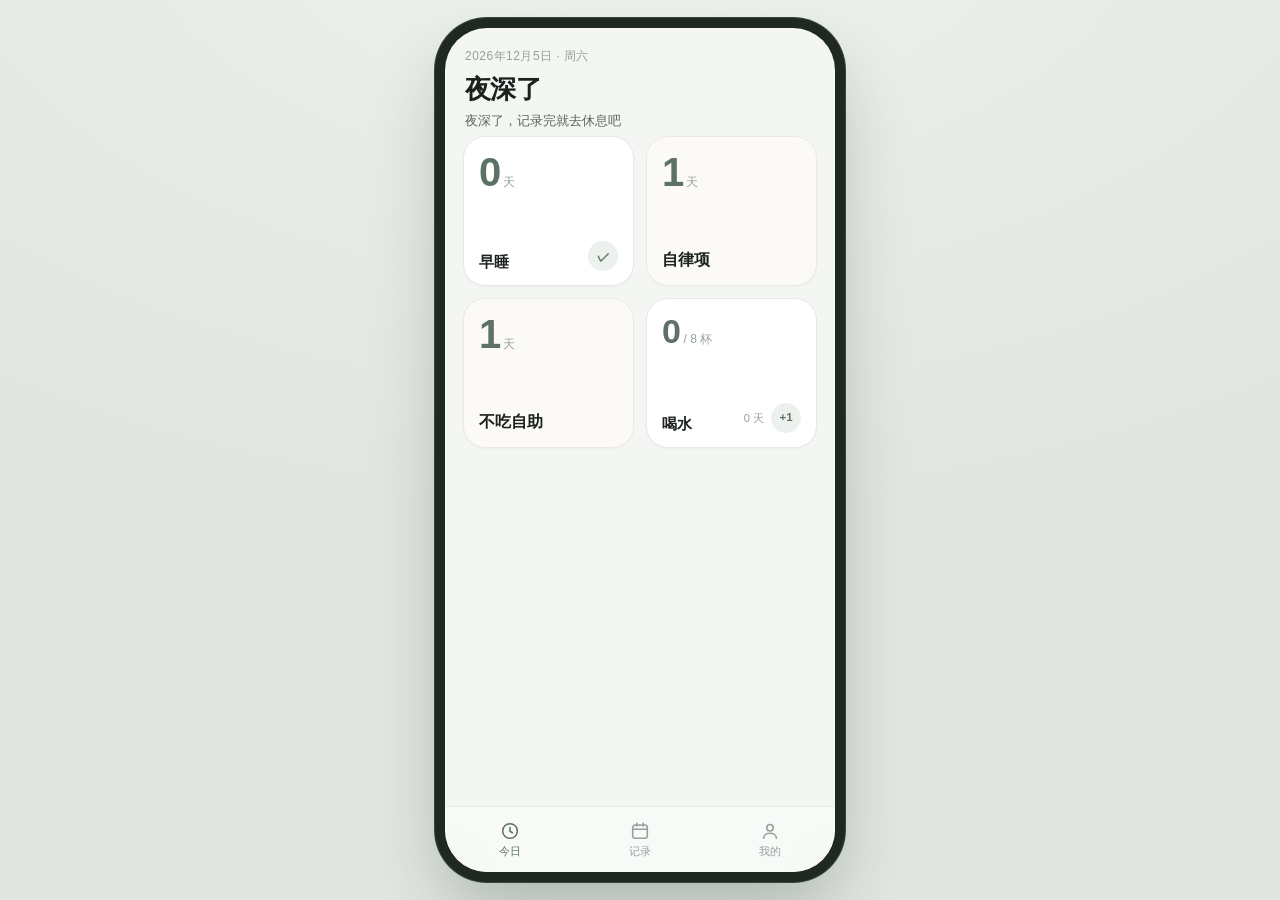
<file: prototype/index.html>
<!DOCTYPE html>
<html lang="zh-CN">
<head>
<meta charset="UTF-8">
<meta name="viewport" content="width=device-width, initial-scale=1.0, viewport-fit=cover">
<meta name="theme-color" content="#f4f6f3">
<title>LiveBetter</title>
<link rel="stylesheet" href="assets/styles.css?v=20261123b">
</head>
<body>
  <div class="phone">
    <main id="view" class="view"></main>

    <nav class="tabbar" id="tabbar">
      <button class="tab active" data-tab="today">
        <svg viewBox="0 0 24 24" fill="none" stroke="currentColor" stroke-width="1.7" stroke-linecap="round" stroke-linejoin="round">
          <circle cx="12" cy="12" r="8"></circle>
          <path d="M12 8.2v4.1l2.6 1.6"></path>
        </svg>
        <span>今日</span>
      </button>
      <button class="tab" data-tab="records">
        <svg viewBox="0 0 24 24" fill="none" stroke="currentColor" stroke-width="1.7" stroke-linecap="round" stroke-linejoin="round">
          <rect x="4" y="5.5" width="16" height="14.5" rx="3"></rect>
          <path d="M4 10h16M8.5 3.5v3M15.5 3.5v3"></path>
        </svg>
        <span>记录</span>
      </button>
      <button class="tab" data-tab="mine">
        <svg viewBox="0 0 24 24" fill="none" stroke="currentColor" stroke-width="1.7" stroke-linecap="round" stroke-linejoin="round">
          <circle cx="12" cy="8.5" r="3.5"></circle>
          <path d="M5 20c0-3.6 3.1-5.6 7-5.6s7 2 7 5.6"></path>
        </svg>
        <span>我的</span>
      </button>
    </nav>

    <div id="sheet-root"></div>
    <div id="toast" class="toast"></div>

    <div class="lock" id="lockScreen">
      <div class="lock-inner">
        <div class="lock-logo">LB</div>
        <div class="lock-title">LiveBetter</div>
        <div class="lock-desc" id="lockDesc">输入 4 位密码解锁</div>
        <div class="lock-dots" id="lockDots"><i></i><i></i><i></i><i></i></div>
        <div class="lock-keys" id="lockKeys">
          <button data-digit="1">1</button>
          <button data-digit="2">2</button>
          <button data-digit="3">3</button>
          <button data-digit="4">4</button>
          <button data-digit="5">5</button>
          <button data-digit="6">6</button>
          <button data-digit="7">7</button>
          <button data-digit="8">8</button>
          <button data-digit="9">9</button>
          <span></span>
          <button data-digit="0">0</button>
          <button class="key-del" data-digit="del">删除</button>
        </div>
      </div>
    </div>
  </div>

  <script src="assets/app.js?v=20261123a"></script>
</body>
</html>
</file>
<file: prototype/assets/styles.css>
*{box-sizing:border-box;-webkit-tap-highlight-color:transparent}

:root{
  --bg:#f4f6f3;
  --bg-grad:radial-gradient(1100px 620px at 50% -12%, #f0f3ef 0%, #e8ece7 46%, #e1e6e1 100%);
  --card:#ffffff;
  --ink:#1b211d;
  --ink2:#5a665e;
  --ink3:#95a09a;
  --line:#e4e9e3;
  --accent:#5d7264;
  --accent-2:#7d9385;
  --accent-soft:#ecf1ed;
  --accent-line:#d9e4dc;
  --ui-soft:#f0f3f0;
  --ui-line:#d5ddd6;
  --amber:#8a6b23;
  --amber-soft:#f7f0e0;
  --clay:#a1533a;
  --clay-soft:#f8ebe5;
}

/* 主题色（莫兰迪） */
[data-theme="blue"]{
  --bg:#f5f6f7;
  --bg-grad:radial-gradient(1100px 620px at 50% -12%, #f0f2f4 0%, #e8ebee 46%, #e1e5e8 100%);
  --line:#e4e8eb;
  --accent:#5f7488;
  --accent-2:#8497a7;
  --accent-soft:#edf1f4;
  --accent-line:#dae4eb;
  --ui-soft:#f1f3f5;
  --ui-line:#d7dfe5;
}
[data-theme="pink"]{
  --bg:#f9f6f7;
  --bg-grad:radial-gradient(1100px 620px at 50% -12%, #f6f0f2 0%, #efe7e9 46%, #e8dee1 100%);
  --line:#ece3e6;
  --accent:#9d7180;
  --accent-2:#b8919d;
  --accent-soft:#f5edf0;
  --accent-line:#e8dbe0;
  --ui-soft:#f6f2f3;
  --ui-line:#dfd2d7;
}

html,body{margin:0;height:100%;overflow:hidden;overscroll-behavior:none}
body{
  background:var(--bg-grad);
  color:var(--ink);
  font-family:-apple-system,BlinkMacSystemFont,"Segoe UI","PingFang SC","Hiragino Sans GB","Microsoft YaHei",sans-serif;
  display:flex;align-items:center;justify-content:center;
  height:100%;
  -webkit-font-smoothing:antialiased;
}

.phone{
  position:relative;
  width:100%;max-width:430px;height:100%;height:100dvh;
  background:var(--bg);
  display:flex;flex-direction:column;overflow:hidden;
}
@media (min-width:760px){
  html,body{overflow:auto}
  body{height:auto;min-height:100vh;padding:22px}
  .phone{
    width:390px;
    height:min(844px,calc(100vh - 44px));
    border-radius:42px;
    box-shadow:0 0 0 1px rgba(0,0,0,.06),0 0 0 10px #1f2822,0 0 0 11px #3a473f,0 34px 70px rgba(19,33,26,.26);
  }
}

/* ---------- 视图 ---------- */
.view{
  flex:1;overflow-y:auto;
  padding:calc(14px + env(safe-area-inset-top)) 18px calc(84px + env(safe-area-inset-bottom));
  scrollbar-width:none;
  overscroll-behavior:contain;
  -webkit-overflow-scrolling:touch;
}
.view::-webkit-scrollbar{display:none}

.page-head{padding:6px 2px 4px}
.eyebrow{font-size:12px;color:var(--ink3);letter-spacing:.04em}
.page-title{font-size:26px;font-weight:650;letter-spacing:-.02em;margin:7px 0 5px}
.page-sub{font-size:13px;color:var(--ink2);margin:0}

/* ---------- 稳定度 ---------- */
.stability{
  margin:2px 0 18px;padding:14px 15px 12px;
  background:var(--card);border:1px solid var(--line);border-radius:18px;
}
.st-head{display:flex;align-items:center;justify-content:space-between;margin-bottom:10px}
.st-title{font-size:13px;color:var(--ink2)}
.st-level{font-size:12px;padding:2px 9px;border-radius:99px;background:var(--accent-soft);color:var(--accent);font-weight:600}
.st-level.mid{background:var(--amber-soft);color:var(--amber)}
.st-level.low{background:var(--clay-soft);color:var(--clay)}
.st-bars{display:flex;align-items:flex-end;gap:7px;height:46px;margin-bottom:8px}
.st-col{flex:1;display:flex;flex-direction:column;align-items:center;height:100%}
.st-track{flex:1;width:100%;background:var(--ui-soft);border-radius:6px;display:flex;align-items:flex-end;overflow:hidden}
.st-track i{display:block;width:100%;background:linear-gradient(180deg,var(--accent-2),var(--accent));border-radius:6px;transition:height .3s}
.st-col span{font-size:10px;color:var(--ink3);margin-top:5px}
.st-foot{font-size:12px;color:var(--ink3)}

/* ---------- 提醒条 ---------- */
.banner{
  display:flex;gap:10px;align-items:flex-start;
  margin:0 0 14px;padding:11px 13px;
  background:var(--accent-soft);border:1px solid var(--accent-line);border-radius:14px;
  font-size:12.5px;color:var(--accent);line-height:1.55;
}
.banner b{font-weight:600;color:var(--accent)}

/* ---------- 首页两列卡片 ---------- */
.day-grid{
  display:grid;grid-template-columns:repeat(2,1fr);gap:12px;padding-top:2px;
}
.day-card{
  appearance:none;font-family:inherit;text-align:left;cursor:pointer;
  aspect-ratio:1.14;padding:15px 15px 14px;
  background:var(--card);border:1px solid var(--line);border-radius:22px;
  display:flex;flex-direction:column;justify-content:space-between;
  color:var(--ink);
  box-shadow:0 1px 2px rgba(27,40,32,.03);
  transition:transform .15s,background .2s,border-color .2s;
}
.day-card:active{transform:scale(.975)}
.day-card.is-passive{background:#fbfaf6;border-color:#eee9df}
.day-card.is-due{background:#fbf5ec;border-color:#efe4d2}
.day-card.is-done{background:var(--accent-soft);border-color:var(--accent-line)}
.day-card.has-bg{background-size:cover;background-position:center;border-color:rgba(255,255,255,.7)}
.day-days{display:flex;align-items:baseline;gap:3px}
.day-days b{font-size:40px;line-height:1;font-weight:600;letter-spacing:-.04em;color:var(--accent);font-variant-numeric:tabular-nums}
.day-days b.due-word{font-size:25px;letter-spacing:-.02em}
.day-days i{font-style:normal;font-size:12px;color:var(--ink3)}
.day-amount{display:flex;align-items:baseline;gap:4px}
.day-amount b{font-size:34px;line-height:1;font-weight:600;letter-spacing:-.04em;color:var(--accent);font-variant-numeric:tabular-nums}
.day-amount i{font-style:normal;font-size:12px;color:var(--ink3)}
.day-foot{display:flex;align-items:flex-end;justify-content:space-between;gap:8px}
.day-foot .day-name{flex:1;min-width:0;overflow:hidden;text-overflow:ellipsis;white-space:nowrap;font-size:15px}
.day-meta{display:flex;align-items:center;gap:7px;flex:none}
.day-sub{flex:none;font-size:11px;color:var(--ink3);line-height:1.3}
.card-add{
  width:30px;height:30px;border-radius:50%;border:none;
  display:flex;align-items:center;justify-content:center;
  background:var(--accent-soft);color:var(--accent);
  font-family:inherit;font-size:11.5px;font-weight:600;line-height:1;
  cursor:pointer;transition:transform .12s,background .2s;
}
.card-add:active{transform:scale(.9);background:var(--accent-line)}
.card-check{
  width:30px;height:30px;border-radius:50%;border:none;flex:none;
  display:flex;align-items:center;justify-content:center;
  background:var(--accent-soft);color:var(--accent);
  font-family:inherit;font-size:13px;font-weight:600;line-height:1;
  cursor:pointer;transition:transform .12s,background .2s,color .2s;
}
.card-check:active{transform:scale(.9);background:var(--accent-line)}
.card-check.done{background:var(--accent);color:#fff}
.day-name{font-size:16px;font-weight:600;letter-spacing:-.01em;line-height:1.3}
.add-bar{
  width:100%;margin-top:12px;padding:14px 16px;
  display:flex;align-items:center;justify-content:center;gap:7px;
  background:transparent;border:1px dashed var(--ui-line);border-radius:16px;
  color:var(--ink3);font-family:inherit;font-size:13.5px;font-weight:500;
  cursor:pointer;transition:background .2s,border-color .2s;
}
.add-bar:active{background:var(--ui-soft);border-color:var(--accent-line)}
.add-plus{font-size:16px;line-height:1;margin-top:-1px}

/* 经期卡片 */
.cycle-card{
  width:100%;display:flex;align-items:center;gap:10px;text-align:left;
  background:#fbf6f3;border:1px solid #f1e4dd;border-radius:16px;
  padding:12px 14px;margin-bottom:14px;font-family:inherit;cursor:pointer;
  transition:background .2s,border-color .2s;
}
.cycle-card.on{background:#fbf1ee;border-color:#efd7cf}
.cycle-card:active{background:#f8efe9}
.cycle-dot{width:7px;height:7px;border-radius:50%;background:#c98a72;flex:none}
.cycle-main{flex:1;display:flex;flex-direction:column;gap:2px;min-width:0;
  font-size:13.5px;font-weight:600;color:#84604f}
.cycle-main i{font-style:normal;font-size:11px;font-weight:400;color:#a68b7e}
.cycle-arrow{flex:none;font-size:16px;color:#b99c8f}

/* ---------- 打卡详情页 ---------- */
.detail-head{padding:2px 0 4px;display:flex;align-items:center;justify-content:space-between}
.back-btn{
  background:none;border:none;font-family:inherit;font-size:14px;
  color:var(--ink2);padding:8px 2px;cursor:pointer;
}
.gear-btn{
  background:none;border:none;font-family:inherit;font-size:13px;
  color:var(--ink3);padding:8px 2px;cursor:pointer;letter-spacing:.02em;
}
.set-list{display:flex;flex-direction:column;gap:8px;margin:16px 0 6px}
.set-row{
  display:flex;align-items:center;justify-content:space-between;gap:12px;
  width:100%;padding:14px 16px;font-family:inherit;font-size:14px;color:var(--ink);
  background:var(--card);border:1px solid var(--line);border-radius:14px;
  text-align:left;cursor:pointer;
}
.set-row b{font-weight:500;font-size:13px;color:var(--ink3)}
.detail-hero{padding:14px 2px 24px}
.detail-date{font-size:12.5px;color:var(--ink3);letter-spacing:.05em}
.detail-name{font-size:24px;font-weight:640;letter-spacing:-.02em;margin:8px 0 16px}
.detail-days{display:flex;align-items:baseline;gap:6px}
.detail-days b{font-size:56px;line-height:1;font-weight:600;letter-spacing:-.04em;color:var(--accent)}
.detail-days b.due-word{font-size:34px;letter-spacing:-.02em}
.detail-days i{font-style:normal;font-size:14px;color:var(--ink3)}
.detail-sub{font-size:12.5px;color:var(--ink3);margin-top:10px;line-height:1.6}
.detail-grid{
  display:flex;background:var(--card);border:1px solid var(--line);
  border-radius:18px;padding:14px 4px;margin-bottom:18px;
}
.detail-grid > div{flex:1;text-align:center;border-left:1px solid var(--line)}
.detail-grid > div:first-child{border-left:none}
.detail-grid b{display:block;font-size:19px;font-weight:600;letter-spacing:-.02em}
.detail-grid span{font-size:11px;color:var(--ink3)}
.detail-action{display:flex;gap:10px;align-items:center;margin-bottom:14px}
.action-sub{text-align:center;margin:-4px 0 14px}

/* 计量型进度 */
.meter{background:var(--card);border:1px solid var(--line);border-radius:18px;padding:16px;margin-bottom:16px}
.meter-top{display:flex;align-items:baseline;justify-content:space-between;font-size:12.5px;color:var(--ink3)}
.meter-top b{font-size:22px;font-weight:600;letter-spacing:-.02em;color:var(--ink)}
.meter-top b i{font-style:normal;font-size:12px;font-weight:500;color:var(--ink3);margin-left:3px}
.meter-bar{height:8px;border-radius:99px;background:var(--ui-soft);overflow:hidden;margin:12px 0 10px}
.meter-bar i{display:block;height:100%;border-radius:99px;background:var(--accent);transition:width .25s}
.meter-foot{font-size:11.5px;color:var(--ink3)}
.status-line{display:flex;align-items:center;gap:12px;padding:4px 2px}
.btn-outline-danger{
  width:100%;background:#fff;border:1px solid #eddcd3;color:var(--clay);
  border-radius:14px;padding:12px 16px;font-size:15px;font-weight:600;
  font-family:inherit;cursor:pointer;transition:background .2s;
}
.btn-outline-danger:active{background:var(--clay-soft)}

.done-flag{font-size:13px;color:var(--accent);font-weight:600}
.miss-flag{font-size:13px;color:var(--amber);font-weight:600}
.miss-flag.soft{color:var(--clay)}
.link{
  background:none;border:none;padding:0;cursor:pointer;
  font-size:12px;color:var(--ink3);text-decoration:underline;text-underline-offset:3px;
}

/* ---------- 记录页 ---------- */
.cal{background:var(--card);border:1px solid var(--line);border-radius:20px;padding:14px 14px 16px}
.cal-head{display:flex;align-items:center;justify-content:space-between;margin-bottom:12px;padding:0 2px}
.cal-month{font-size:14.5px;font-weight:600}
.cal-nav{
  width:30px;height:30px;border-radius:50%;border:1px solid var(--line);
  background:#fff;color:var(--ink2);font-size:14px;line-height:1;cursor:pointer;
}
.cal-nav:disabled{opacity:.35;cursor:default}
.cal-grid{display:grid;grid-template-columns:repeat(7,1fr);gap:5px}
.cal-wd{font-size:11px;color:var(--ink3);text-align:center;padding-bottom:2px}
.cal-day{
  aspect-ratio:1;border-radius:11px;display:flex;align-items:center;justify-content:center;
  font-size:12.5px;color:var(--ink2);background:var(--ui-soft);
  transition:background .2s;
}
.cal-day.empty{background:transparent}
.cal-day.future{background:transparent;color:#c8d0cb}
.cal-day.lv0{background:var(--ui-soft);color:var(--ink3)}
.cal-day.lv1{background:color-mix(in srgb,var(--accent) 12%,#fff);color:color-mix(in srgb,var(--accent) 70%,var(--ink))}
.cal-day.lv2{background:color-mix(in srgb,var(--accent) 26%,#fff);color:color-mix(in srgb,var(--accent) 85%,#000)}
.cal-day.lv3{background:color-mix(in srgb,var(--accent) 46%,#fff);color:color-mix(in srgb,var(--accent) 90%,#000);font-weight:600}
.cal-day.lv4{background:var(--accent);color:#fff;font-weight:600}
.cal-day.today{box-shadow:inset 0 0 0 1.5px var(--accent)}

.legend{display:flex;gap:14px;flex-wrap:wrap;margin-top:12px;padding:0 2px;font-size:11.5px;color:var(--ink3)}
.legend i{display:inline-block;width:8px;height:8px;border-radius:3px;margin-right:5px;vertical-align:1px}
.legend-scale{gap:6px;align-items:center}
.legend-scale .sw{width:15px;height:15px;border-radius:4px;margin:0}
.sw.lv1{background:color-mix(in srgb,var(--accent) 12%,#fff)}
.sw.lv2{background:color-mix(in srgb,var(--accent) 26%,#fff)}
.sw.lv3{background:color-mix(in srgb,var(--accent) 46%,#fff)}
.sw.lv4{background:var(--accent)}
.legend-scale span:first-child{margin-right:2px}
.legend-scale span:last-child{margin-left:2px}

.panel{background:var(--card);border:1px solid var(--line);border-radius:18px;overflow:hidden}
.summary{display:flex;margin:16px 0 10px;padding:14px 4px}
.sum-item{flex:1;text-align:center;border-left:1px solid var(--line)}
.sum-item:first-child{border-left:none}
.sum-item b{display:block;font-size:20px;font-weight:600;letter-spacing:-.02em}
.sum-item span{font-size:11px;color:var(--ink3)}
.hint{font-size:12px;color:var(--ink3);margin:0 4px 18px;line-height:1.6}

.cheer{padding:18px 16px;text-align:center}
.cheer-title{font-size:15.5px;font-weight:600;letter-spacing:-.01em}
.cheer-desc{font-size:12.5px;color:var(--ink3);line-height:1.7;margin:6px 0 0}

/* ---------- 我的 ---------- */
.section{margin-bottom:20px}
.section-title{font-size:11.5px;color:var(--ink3);letter-spacing:.09em;margin:0 4px 8px}
.row{display:flex;align-items:center;gap:12px;padding:13px 15px;border-top:1px solid var(--line);cursor:default}
.row:first-child{border-top:none}
.row.tappable{cursor:pointer}
.row-main{flex:1;min-width:0}
.row-title{font-size:14.5px;color:var(--ink)}
.row-desc{font-size:11.5px;color:var(--ink3);margin-top:2px}
.row-value{font-size:13px;color:var(--accent);font-weight:600}
.tag-required{font-size:11px;color:var(--ink3);background:var(--ui-soft);border-radius:99px;padding:2px 9px}

.switch{
  flex:none;width:44px;height:26px;border-radius:99px;border:none;
  background:var(--ui-line);position:relative;cursor:pointer;transition:background .2s;
}
.switch::after{
  content:'';position:absolute;top:3px;left:3px;width:20px;height:20px;border-radius:50%;
  background:#fff;box-shadow:0 1px 3px rgba(0,0,0,.18);transition:transform .2s;
}
.switch.on{background:var(--accent)}
.switch.on::after{transform:translateX(18px)}

.radio{
  flex:none;width:20px;height:20px;border-radius:50%;
  border:1.5px solid var(--ui-line);position:relative;transition:.2s;
}
.radio.on{border-color:var(--accent)}
.radio.on::after{
  content:'';position:absolute;inset:4px;border-radius:50%;background:var(--accent);
}

.time-input{
  border:1px solid var(--line);border-radius:10px;padding:6px 10px;
  font-size:13px;color:var(--ink2);background:#fff;font-family:inherit;
}

.row.action .row-title{color:var(--accent)}
.row.action.danger .row-title{color:var(--clay)}
.foot-note{text-align:center;font-size:11px;color:var(--ink3);margin:26px 0 6px;line-height:1.7}

/* ---------- 底部导航 ---------- */
.tabbar{
  position:absolute;left:0;right:0;bottom:0;z-index:20;
  display:flex;
  padding:8px 0 calc(8px + env(safe-area-inset-bottom));
  background:rgba(248,250,248,.94);
  backdrop-filter:blur(18px);-webkit-backdrop-filter:blur(18px);
  border-top:1px solid var(--line);
}
.tab{
  flex:1;display:flex;flex-direction:column;align-items:center;gap:3px;
  background:none;border:none;padding:5px 0;cursor:pointer;
  color:var(--ink3);font-size:10.5px;transition:color .2s;
}
.tab svg{width:22px;height:22px}
.tab.active{color:var(--accent)}

/* ---------- 弹层 ---------- */
.sheet-mask{
  position:absolute;inset:0;z-index:40;
  background:rgba(21,31,25,.32);
  backdrop-filter:blur(2px);
  animation:fadeIn .18s ease both;
}
.sheet{
  position:absolute;left:0;right:0;bottom:0;z-index:41;
  background:#fff;border-radius:24px 24px 0 0;
  padding:14px 20px calc(20px + env(safe-area-inset-bottom));
  animation:slideUp .24s cubic-bezier(.22,.8,.22,1) both;
  max-height:82%;overflow-y:auto;
}
.sheet-grip{width:36px;height:4px;border-radius:99px;background:var(--ui-line);margin:0 auto 16px}
.sheet-title{font-size:17px;font-weight:640;margin:0 0 8px;letter-spacing:-.01em}
.sheet-desc{font-size:13px;color:var(--ink2);line-height:1.65;margin:0 0 18px}
.sheet-note{font-size:11.5px;color:var(--ink3);text-align:center;margin:10px 0 0}

.text-input{
  width:100%;border:1px solid var(--line);border-radius:12px;
  padding:12px 14px;font-size:15px;font-family:inherit;color:var(--ink);
  background:#fff;
}
.text-input::placeholder{color:#b6c0b9}
.text-input:focus{outline:none;border-color:var(--accent);box-shadow:0 0 0 3px var(--accent-soft)}

.field{margin-bottom:18px}
.field-label{display:block;font-size:12px;color:var(--ink3);margin-bottom:8px}
.field-hint{font-size:11px;color:var(--ink3);line-height:1.5;margin:8px 0 0}
.field-row{display:flex;gap:10px;margin-bottom:18px}
.field-row[hidden]{display:none}
.field-row .field{flex:1;margin-bottom:0}

.segmented{display:flex;gap:4px;padding:4px;background:var(--ui-soft);border-radius:12px}
.seg{
  flex:1;border:none;background:transparent;border-radius:9px;
  padding:9px 6px;font-family:inherit;font-size:13.5px;font-weight:500;
  color:var(--ink2);cursor:pointer;transition:background .2s,color .2s;
}
.seg.on{
  background:#fff;color:var(--accent);font-weight:600;
  box-shadow:0 1px 3px rgba(27,40,32,.08);
}

.preset-chips{display:flex;flex-wrap:wrap;gap:8px}
.preset-group{margin-bottom:14px}
.preset-group:last-child{margin-bottom:0}
.preset-label{display:block;font-size:11.5px;color:var(--ink3);letter-spacing:.04em;margin-bottom:8px}
.preset{
  padding:7px 12px;border-radius:999px;border:1px solid var(--line);
  background:#fff;font-family:inherit;font-size:12.5px;color:var(--ink2);
  cursor:pointer;transition:background .18s,border-color .18s,color .18s;
}
.preset.on{background:var(--accent-soft);border-color:var(--accent-line);color:var(--accent);font-weight:600}
.preset:active{background:var(--ui-soft)}

.btn-soft{
  width:100%;background:#fbf1ee;border:1px solid #f0ddd5;border-radius:14px;
  padding:11px 16px;font-family:inherit;font-size:14px;font-weight:600;
  color:#a86851;cursor:pointer;margin-bottom:16px;transition:background .2s;
}
.btn-soft:active{background:#f7e8e2}

.gender-pick{display:flex;gap:2px;padding:3px;background:var(--ui-soft);border-radius:10px;flex:none}
.gender{
  border:none;background:transparent;border-radius:8px;padding:6px 13px;
  font-family:inherit;font-size:12.5px;color:var(--ink2);cursor:pointer;
  transition:background .18s,color .18s;
}
.gender.on{
  background:#fff;color:var(--accent);font-weight:600;
  box-shadow:0 1px 3px rgba(27,40,32,.08);
}

.theme-row{display:flex;gap:14px;padding:16px}
.swatch{
  width:32px;height:32px;border-radius:50%;border:none;padding:0;cursor:pointer;
  display:flex;align-items:center;justify-content:center;
  color:#fff;font-family:inherit;font-size:13px;line-height:1;
  transition:transform .15s,box-shadow .18s;
}
.swatch:active{transform:scale(.92)}
.swatch.on{box-shadow:0 0 0 2px #fff,0 0 0 4px var(--accent)}
.swatch.on::after{content:'✓'}

.btn-primary{
  width:100%;border:none;border-radius:14px;padding:13px 16px;
  background:var(--accent);color:#fff;font-size:15px;font-weight:600;
  cursor:pointer;font-family:inherit;transition:background .2s;
}
.btn-primary:active{background:#285c44}
.btn-primary.btn-danger{background:#a4553c}
.btn-primary.btn-danger:active{background:#8c4732}
.btn-text{
  width:100%;border:none;background:none;margin-top:8px;padding:11px;
  font-size:13.5px;color:var(--ink3);cursor:pointer;font-family:inherit;
}

.time-value{
  text-align:center;font-size:38px;font-weight:600;letter-spacing:-.03em;
  color:var(--accent);margin:6px 0 4px;font-variant-numeric:tabular-nums;
}
.range{width:100%;accent-color:var(--accent);margin:10px 0 4px;height:28px}
.range-scale{display:flex;justify-content:space-between;font-size:11px;color:var(--ink3);margin-bottom:18px}

/* ---------- Toast ---------- */
.toast{
  position:absolute;left:50%;bottom:96px;z-index:60;
  max-width:86%;white-space:nowrap;overflow:hidden;text-overflow:ellipsis;
  padding:9px 16px;border-radius:99px;
  background:rgba(27,33,29,.92);color:#fff;font-size:12.5px;
  transform:translate(-50%,8px);opacity:0;pointer-events:none;
  transition:opacity .2s,transform .2s;
}
.toast.show{opacity:1;transform:translate(-50%,0)}

/* ---------- 应用锁 ---------- */
.lock{
  position:absolute;inset:0;z-index:80;
  background:var(--bg);
  display:none;align-items:center;justify-content:center;
  padding:32px;
}
.lock.show{display:flex}
.lock-inner{text-align:center;width:100%;max-width:260px}
.lock-logo{
  width:64px;height:64px;border-radius:20px;margin:0 auto 18px;
  background:var(--accent);color:#fff;
  display:flex;align-items:center;justify-content:center;
  font-size:22px;font-weight:650;letter-spacing:-.02em;
}
.lock-title{font-size:19px;font-weight:640;letter-spacing:-.01em}
.lock-desc{font-size:12.5px;color:var(--ink3);margin:6px 0 26px;min-height:18px}
.lock-dots{display:flex;justify-content:center;gap:16px;margin-bottom:30px}
.lock-dots i{width:10px;height:10px;border-radius:50%;border:1px solid var(--line-strong,#d5d9d2);transition:background .15s,border-color .15s}
.lock-dots i.on{background:var(--accent);border-color:var(--accent)}
.lock-keys{display:grid;grid-template-columns:repeat(3,1fr);gap:12px}
.lock-keys button,.lock-keys span{height:54px}
.lock-keys button{
  border:1px solid var(--line);background:var(--card);border-radius:14px;
  font-family:inherit;font-size:19px;color:var(--ink);cursor:pointer;
}
.lock-keys button:active{background:var(--accent-soft)}
.lock-keys .key-del{font-size:12.5px;color:var(--ink3)}
.lock-dots.shake{animation:lockShake .4s ease}
@keyframes lockShake{
  0%,100%{transform:translateX(0)}
  20%{transform:translateX(-6px)}
  40%{transform:translateX(6px)}
  60%{transform:translateX(-4px)}
  80%{transform:translateX(4px)}
}

@keyframes fadeIn{from{opacity:0}to{opacity:1}}
@keyframes slideUp{from{transform:translateY(100%)}to{transform:translateY(0)}}

@media (prefers-reduced-motion:reduce){
  *{animation-duration:.01ms !important;transition-duration:.01ms !important}
}
</file>
